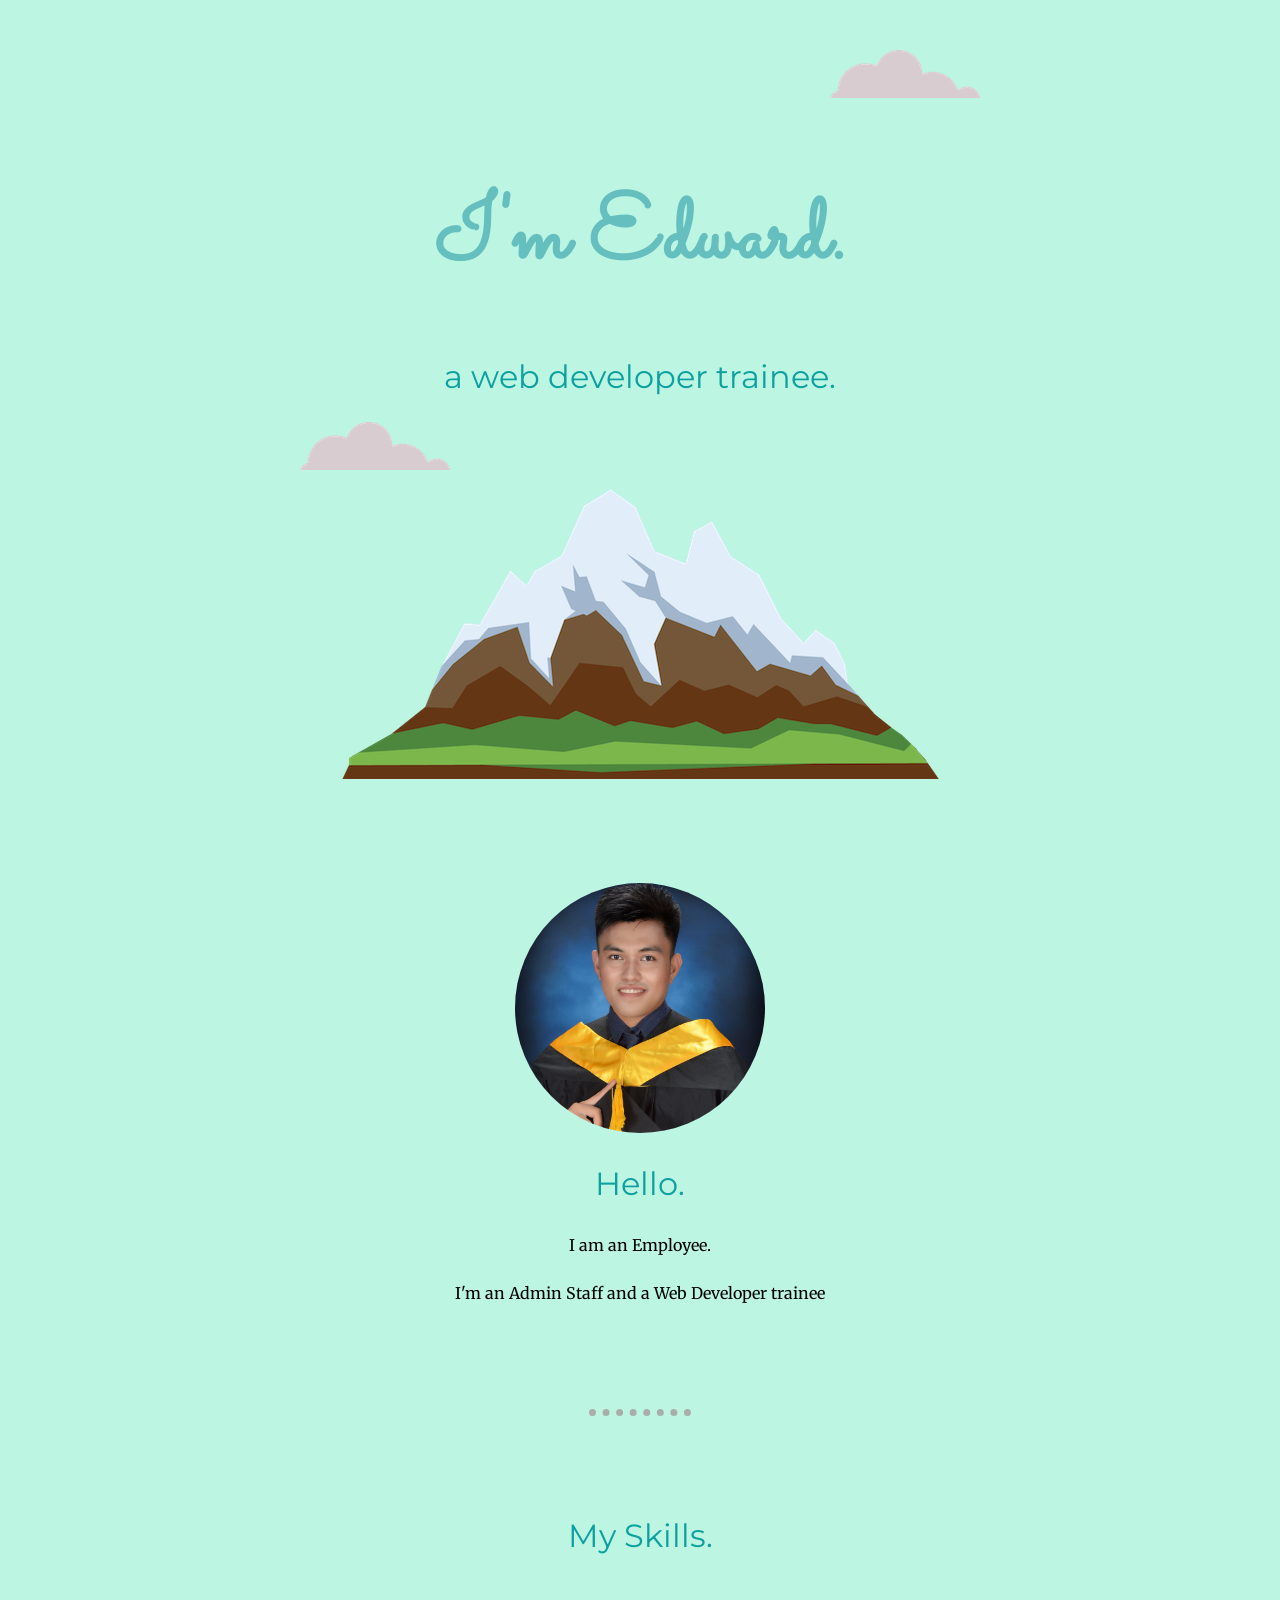
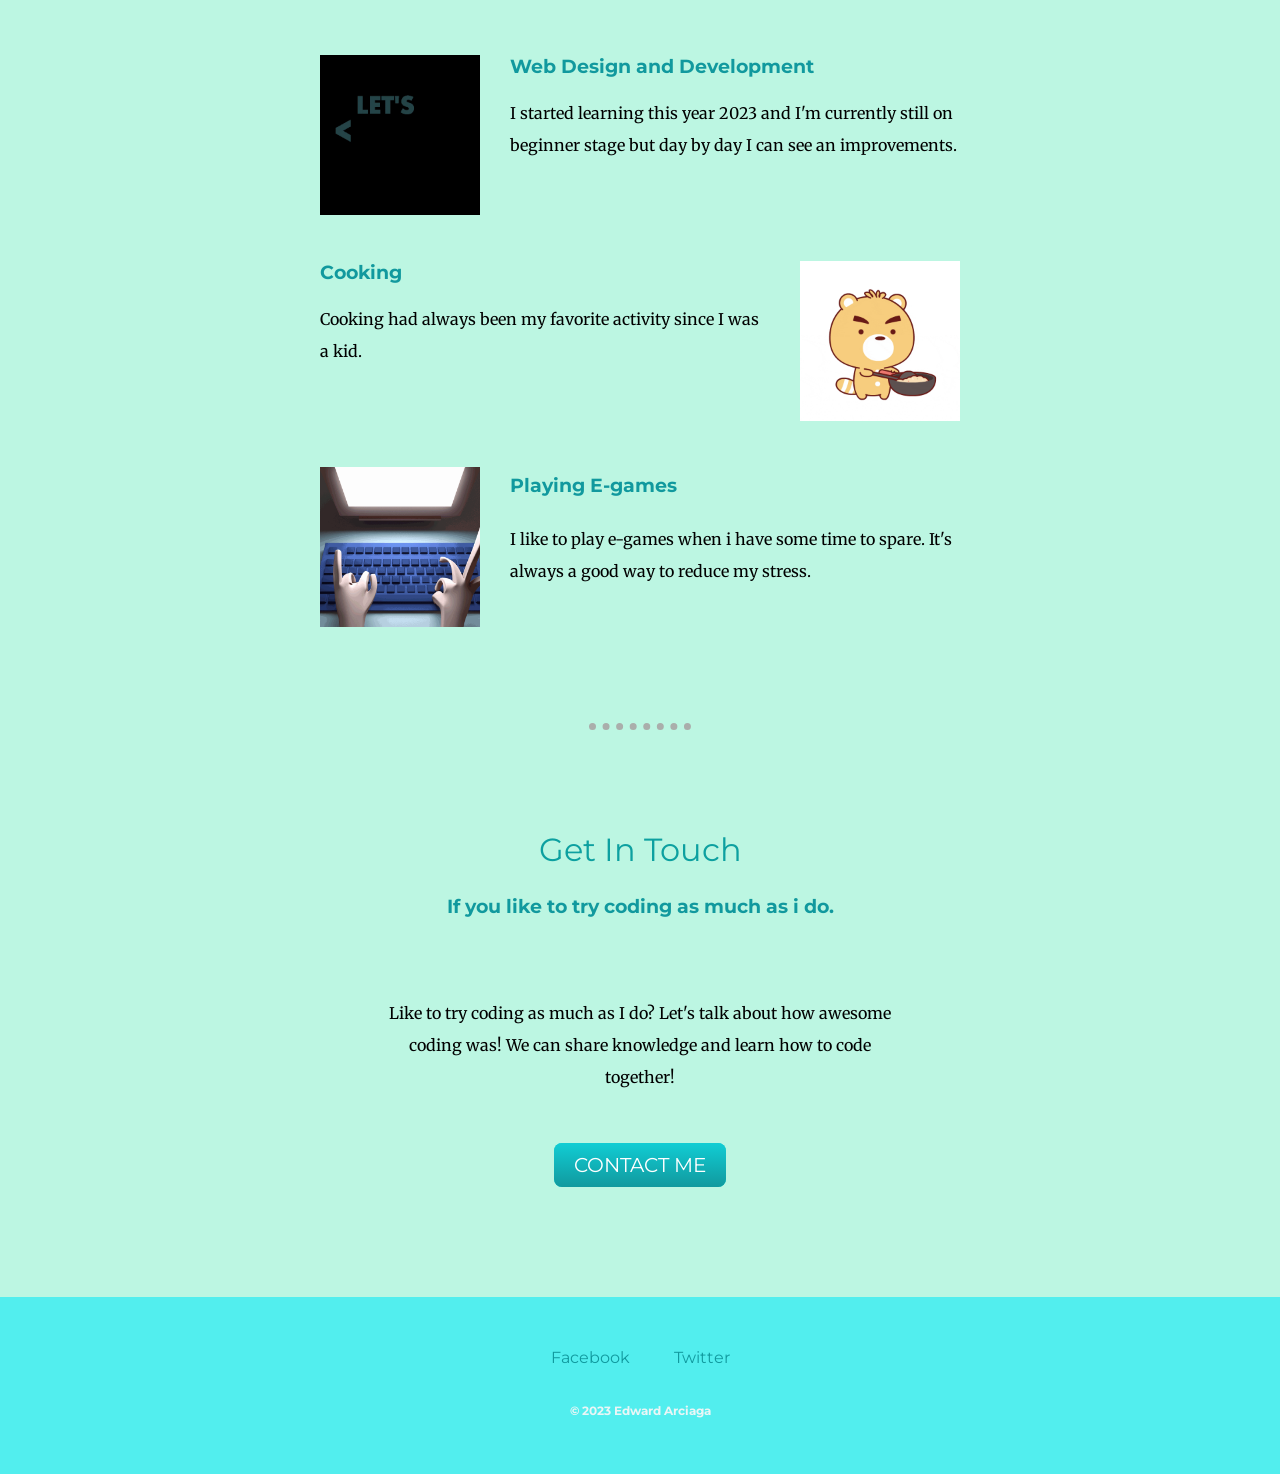
<file: index.html>
<!DOCTYPE html>
<head>
    <meta charset="UTF-8">
    <title>Edward Arciaga</title>
    <link rel="stylesheet" href="css/styles.css">
    <link rel="icon" href="favicon.ico">
    <link rel="preconnect" href="https://fonts.googleapis.com">
    <link rel="preconnect" href="https://fonts.gstatic.com" crossorigin>
    <link href="https://fonts.googleapis.com/css2?family=Merriweather&family=Montserrat:wght@500&family=Sacramento&display=swap" rel="stylesheet">
</head>
<body>
    <div class="top-container">
        <img class="top-cloud" src="images/cloud.png" alt="cloud-img">
        <h1>I'm Edward.</h1>
        <h2>a web developer trainee.</h2>
        <img class="bottom-cloud" src="images/cloud.png" alt="cloud-img">
        <img src="images/mountain.png" alt="mountain-img">
    </div>
    <div class="profile">
        <img class="profilep" src="edward.jpg" alt="display profile">
        <h2>Hello.</h2>
        <p>I am an Employee.</p>
        <p>I'm an Admin Staff and a Web Developer trainee</p>
    </div>
<hr>
    <div class="skills">
        <h2>My Skills.</h2>
        <div class="skill-row">
            <img class="code-img" src="letscode.gif" alt="code-img">
            <h3>Web Design and Development</h3>
            <p>I started learning this year 2023 and I'm currently still on beginner stage but day by day I can see an improvements.</p>
        </div>
        <div class="skill-row">
            <img class="chef-img" src="cooking.gif" alt="chef-img">
            <h3>Cooking</h3>
            <p>Cooking had always been my favorite activity since I was a kid.</p>   
        </div>
        <div class="skill-roww">
            <img class="playing-img" src="computer.gif" alt="playing-img">
            <h3>Playing E-games</h3>
            <p>I like to play e-games when i have some time to spare. It's always a good way to reduce my stress.</p>
        </div>
    </div>
    <br>
<hr>
    <div class="contact-me">
        <h2>Get In Touch</h2>
        <h3>If you like to try coding as much as i do.</h3>
        <br>
        <p class="con-mes">Like to try coding as much as I do? Let's talk about how awesome coding was! We can share knowledge and learn how to code together!</p>
        <a class="btn" href="contact.html">CONTACT ME</a>
    </div>
    <br>
    <div class="btmf">
        <a class="fb" href="https://web.facebook.com/edward.arciaga.98">Facebook</a>
        <a class="tweet" href="https://twitter.com/EdwardArciaga2">Twitter</a>
        <h4 class="copyr">© 2023 Edward Arciaga</h4>
    </div>
</div>
</body>
</html>
</file>
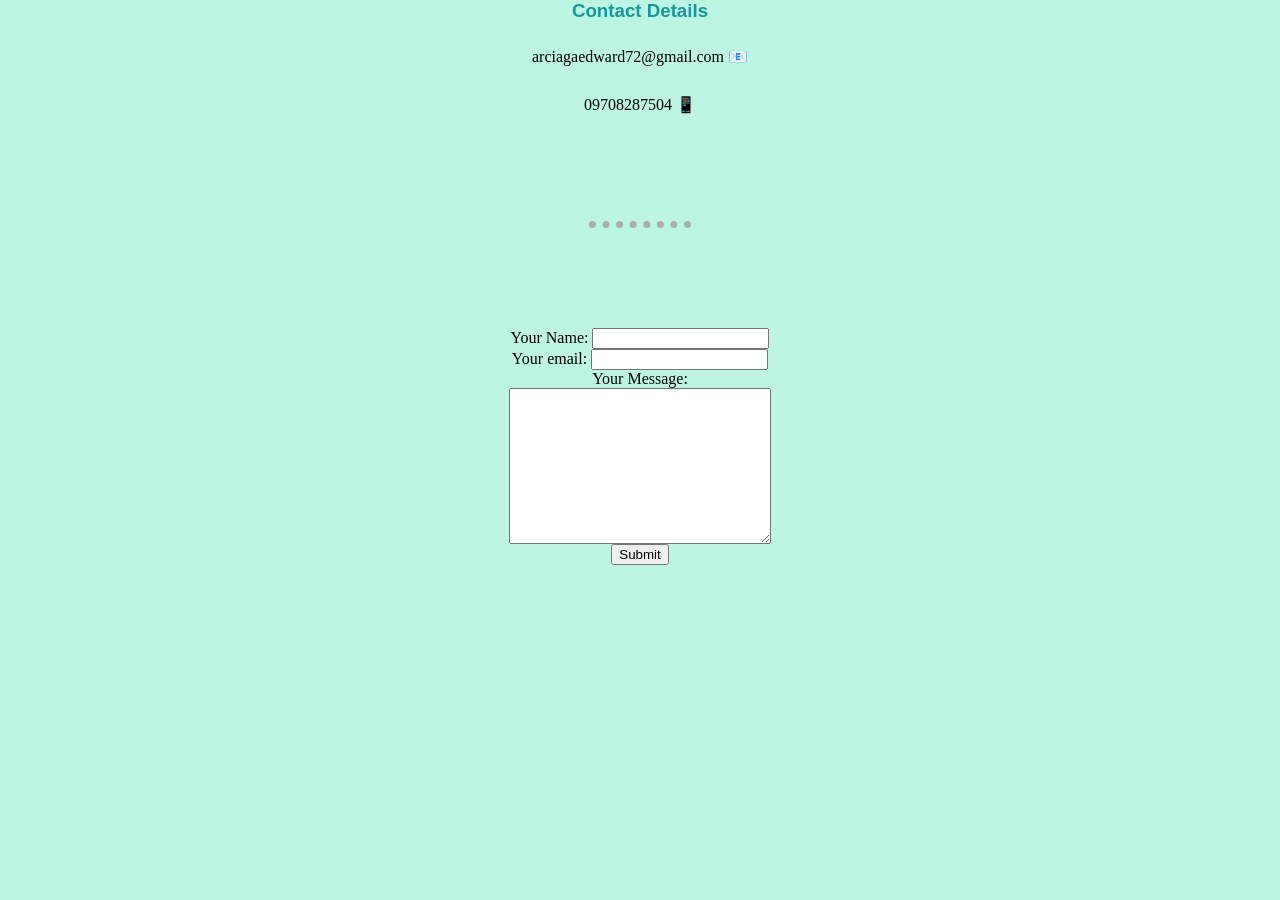
<file: contact.html>
<html>
    <head>
        <meta charset="UTF-8">
        <title>Contact Me</title>
        <link rel="stylesheet" href="css/styles.css">
    </head>
    <body>
        <h3>Contact Details</h3>
        <p>arciagaedward72@gmail.com 📧</p>
        <p>09708287504 📱</p>
    <hr>
        <form action="mailto:arciagaedward72@gmail.com" method="post" enctype="text/plain">
            <label>Your Name:</label>
            <input type="text" name="Your Name" value=""><br>
            <label>Your email:</label>
            <input type="email" name="Your Email" value=""><br>
            <label>Your Message:</label><br>
            <textarea name="Your Message" id="" cols="30" rows="10"></textarea><br>
            <input type="submit" name="">

        </form>
    </body>
</html>
</file>
<file: css/styles.css>
/****************TAG SELECTORS***************/
body {
    margin: 0;
    text-align: center;
    font-family: 'Merriweather', serif;
    background-color: rgb(188, 246, 226);
}
h1 {
    font-size: 5.625rem; 
    margin: 50px 0 auto 0;
    font-family: 'Sacramento', cursive;
    color: #66BFBF;
    line-height: 200%;
}
h2 {
    font-family: 'Montserrat', sans-serif;
    font-size: 2rem;
    color: #0da0a0;
    font-weight: normal;
}
h3 {
    font-family: 'Montserrat', sans-serif;
    color: #11999E;
}
h4 {
    font-family: 'Montserrat', sans-serif;
    color: black;
}
a {
    color: #11999E;
    font-family: 'Montserrat', sans-serif;
    margin: 10px 20px;
    text-decoration: none;
}
a:hover {
    color: #eaf6f6;
}
hr {
    border-style: none;
    border-top-style: dotted;
    border-color: rgb(170, 174, 171);
    border-width: 7px;
    width: 8%;
    margin: 100px auto;
}
p  {
    line-height: 2;
}

/****************CLASS SELECTORS*************/
.top-container {
    background-color: rgb(188, 246, 226);
    position: relative;
    padding-top: 100px;
    
}
.profilep {
    width: 250px;
    height: 250px;
    background-size: cover;
    background-position: center;
    border-radius: 50%;
}
.profile {
    background-color: rgb(188, 246, 226);
    position: relative;
    padding-top: 100px;
}
.code-img {
    width: 25%;
    float: left;
    margin-right: 30px;
}
.chef-img {
    width: 25%;
    float: right;
    margin-left: 30px;
}
.playing-img {
    width: 25%;
    float: left;
    margin-right: 30px;
}
.top-cloud {
    position: absolute;
    right: 18.75rem;
    top: 3.125rem;
}
.bottom-cloud {
position: absolute;
    left: 18.75rem;
   
}
.skills {
    background-color: rgb(188, 246, 226);
}
.skill-row {
    width: 50%;
    margin: 100px auto 100px auto;
    text-align: left;
}
.skill-roww {
    width: 50%;
    margin: 100px auto 0 auto;
    text-align: left;
    line-height: 2;
}
.btn {
    background: #11cdd4;
    background-image: -webkit-linear-gradient(top, #11cdd4, #11999e);
    background-image: -moz-linear-gradient(top, #11cdd4, #11999e);
    background-image: -ms-linear-gradient(top, #11cdd4, #11999e);
    background-image: -o-linear-gradient(top, #11cdd4, #11999e);
    background-image: linear-gradient(to bottom, #11cdd4, #11999e);
    -webkit-border-radius: 8;
    -moz-border-radius: 8;
    border-radius: 8px;
    font-family: 'Montserrat', sans-serif;
    color: #ffffff;
    font-size: 20px;
    padding: 10px 20px 10px 20px;
    text-decoration: none;
  }
  
  .btn:hover {
    background: #30e3cb;
    background-image: -webkit-linear-gradient(top, #30e3cb, #2bc4ad);
    background-image: -moz-linear-gradient(top, #30e3cb, #2bc4ad);
    background-image: -ms-linear-gradient(top, #30e3cb, #2bc4ad);
    background-image: -o-linear-gradient(top, #30e3cb, #2bc4ad);
    background-image: linear-gradient(to bottom, #30e3cb, #2bc4ad);
    text-decoration: none;
  }
.contact-me {
    background-color: rgb(188, 246, 226);
    padding-bottom: 100px;
}
.con-mes {
    width: 40%;
    margin: 40px auto 60px;
}
.btmf {
    background-color: #52eeee;
    padding: 50px 0 20px;
}
.copyr {
    color: #eaf6f6;
    font-size: 0.75rem;
    padding: 20px 0;
}



    

/****************ID SELECTORS***************/
</file>
